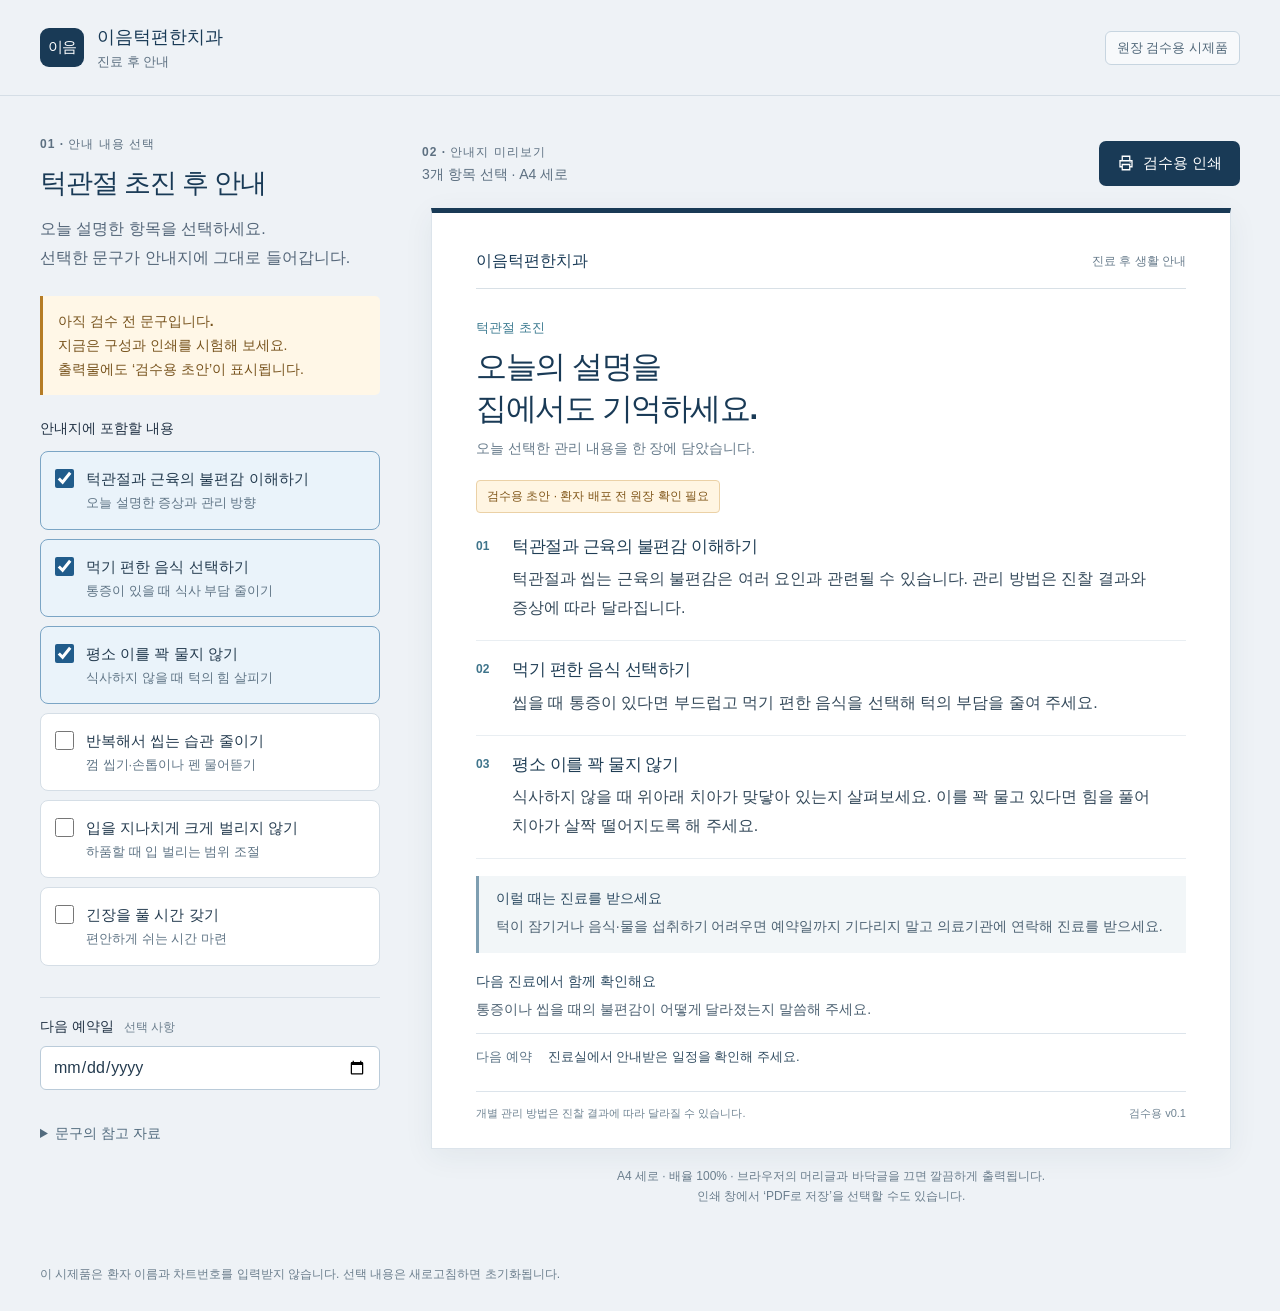
<file: guide/index.html>
<!doctype html>
<html lang="ko">
<head>
  <meta charset="utf-8">
  <meta name="viewport" content="width=device-width, initial-scale=1">
  <meta name="robots" content="noindex,nofollow">
  <meta name="description" content="이음턱편한치과 턱관절 초진 안내지 검수용 시제품">
  <title>진료 후 안내 · 이음턱편한치과</title>
  <link rel="icon" type="image/svg+xml" href="data:image/svg+xml,%3Csvg xmlns='http://www.w3.org/2000/svg' viewBox='0 0 32 32'%3E%3Crect width='32' height='32' rx='8' fill='%231d4d72'/%3E%3Cpath d='M9 8v16m7-16v16m7-16v16M9 16h14' stroke='white' stroke-width='2.5'/%3E%3C/svg%3E">
  <link rel="stylesheet" href="styles.css">
  <script src="guide-content.js" defer></script>
  <script src="app.js" defer></script>
</head>
<body>
  <header class="app-header no-print">
    <a class="brand" href="./" aria-label="안내지 처음 화면"><span class="brand-mark" aria-hidden="true">이음</span><span>이음턱편한치과<small>진료 후 안내</small></span></a>
    <span class="prototype-label">원장 검수용 시제품</span>
  </header>
  <main class="workspace">
    <section class="editor no-print" aria-labelledby="editor-title">
      <div class="section-eyebrow">01 · 안내 내용 선택</div>
      <h1 id="editor-title">턱관절 초진 후 안내</h1>
      <p class="intro">오늘 설명한 항목을 선택하세요. <br>선택한 문구가 안내지에 그대로 들어갑니다.</p>
      <div class="draft-note"><strong>아직 검수 전 문구입니다.</strong><span>지금은 구성과 인쇄를 시험해 보세요. <br>출력물에도 ‘검수용 초안’이 표시됩니다.</span></div>
      <fieldset class="options"><legend>안내지에 포함할 내용</legend><div id="guide-options"></div></fieldset>
      <div class="appointment">
        <label for="next-visit">다음 예약일 <span>선택 사항</span></label>
        <input id="next-visit" type="date">
      </div>
      <details class="source-notes"><summary>문구의 참고 자료</summary><p>공식 환자 안내를 참고해 작성한 한국어 초안입니다. 우리 치과의 확정 안내문은 아닙니다.</p><a href="https://www.nidcr.nih.gov/health-info/tmd" target="_blank" rel="noopener noreferrer">NIDCR · 턱관절장애 안내</a><a href="https://www.nhs.uk/conditions/temporomandibular-disorder-tmd/" target="_blank" rel="noopener noreferrer">NHS · 턱관절장애 자가관리</a><small>자료 확인: 2026.09.15</small></details>
    </section>
    <section class="preview" aria-labelledby="preview-title">
      <div class="preview-toolbar no-print"><div><span class="section-eyebrow">02 · 안내지 미리보기</span><p id="selection-status" role="status" aria-live="polite"></p></div><button id="print-button" type="button"><svg aria-hidden="true" viewBox="0 0 24 24" fill="none" stroke="currentColor" stroke-width="1.7"><path d="M7 8V3h10v5M7 17H4V9h16v8h-3M7 14h10v7H7z"/><path d="M17 11h1"/></svg>검수용 인쇄</button></div>
      <article class="paper" id="guide-paper">
        <header class="paper-header"><span class="paper-clinic">이음턱편한치과</span><span class="paper-series">진료 후 생활 안내</span></header>
        <div class="paper-title"><span class="paper-kicker">턱관절 초진</span><h2 id="preview-title">오늘의 설명을 <br>집에서도 기억하세요.</h2><p>오늘 선택한 관리 내용을 한 장에 담았습니다.</p></div>
        <div class="paper-draft">검수용 초안 · 환자 배포 전 원장 확인 필요</div>
        <div id="guide-sections"></div>
        <p class="empty-state" id="empty-state" hidden>왼쪽에서 안내할 항목을 선택하세요.</p>
        <aside class="contact-note"><h3>이럴 때는 진료를 받으세요</h3><p>턱이 잠기거나 음식·물을 섭취하기 어려우면 예약일까지 기다리지 말고 의료기관에 연락해 진료를 받으세요.</p></aside>
        <section class="follow-up"><h3>다음 진료에서 함께 확인해요</h3><p>통증이나 씹을 때의 불편감이 어떻게 달라졌는지 말씀해 주세요.</p><div class="next-visit-line">다음 예약 <strong id="printed-next-visit">진료실에서 안내받은 일정을 확인해 주세요.</strong></div></section>
        <footer class="paper-footer"><span>개별 관리 방법은 진찰 결과에 따라 달라질 수 있습니다.</span><span>검수용 v0.1</span></footer>
      </article>
      <p class="print-tip no-print">A4 세로 · 배율 100% · 브라우저의 머리글과 바닥글을 끄면 깔끔하게 출력됩니다.<br>인쇄 창에서 ‘PDF로 저장’을 선택할 수도 있습니다.</p>
    </section>
  </main>
  <footer class="app-footer no-print">이 시제품은 환자 이름과 차트번호를 입력받지 않습니다. 선택 내용은 새로고침하면 초기화됩니다.</footer>
</body>
</html>
</file>
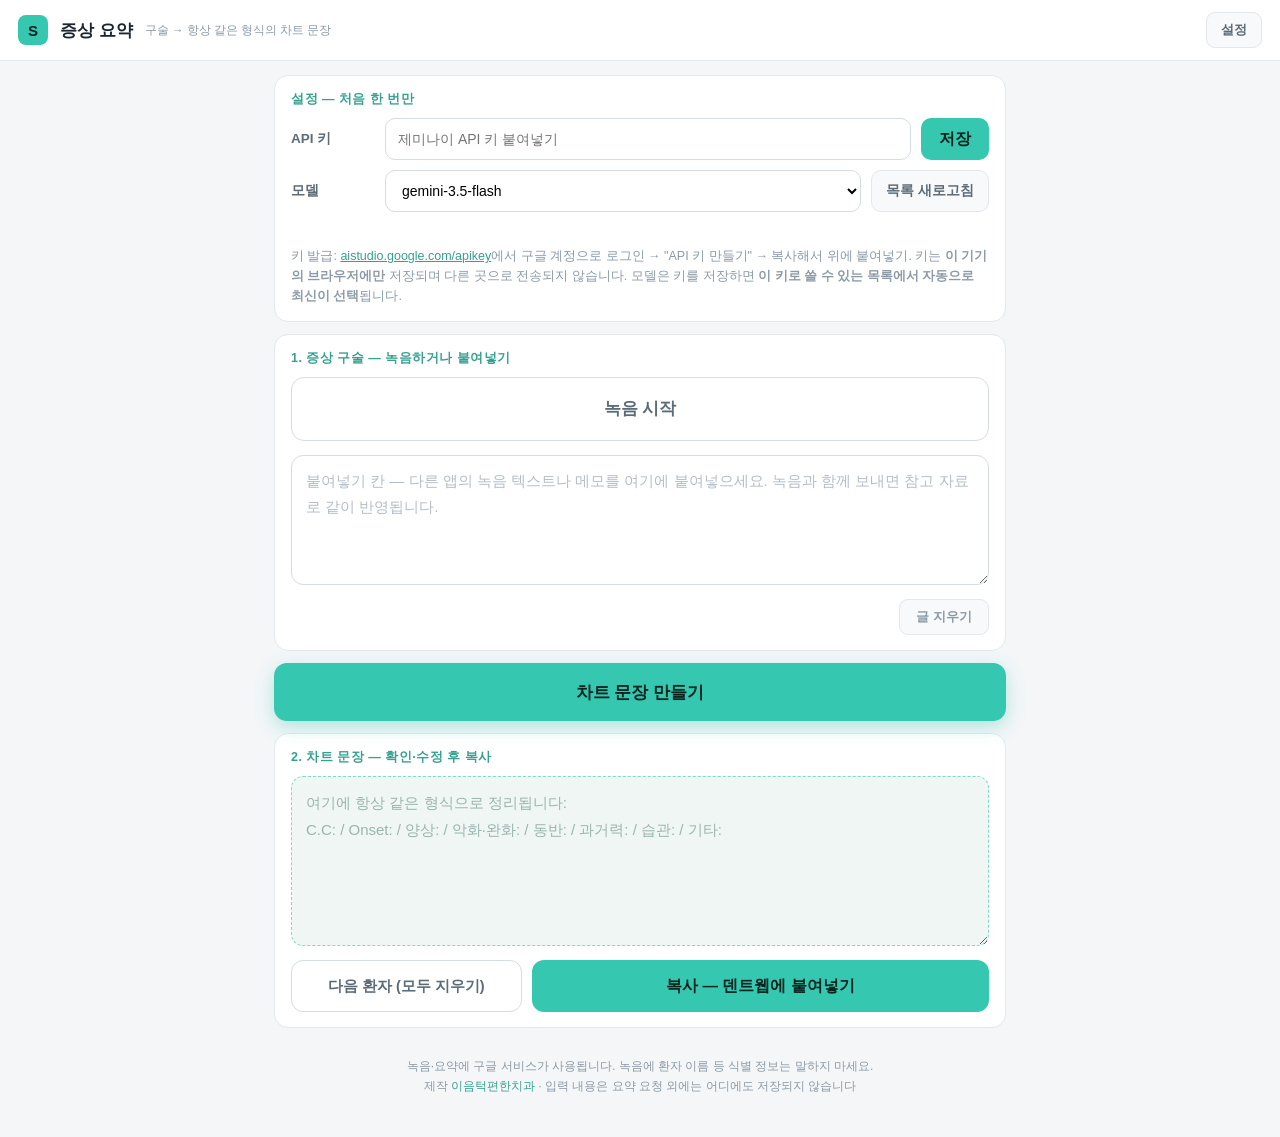
<file: sx/index.html>
<!doctype html>
<html lang="ko">
<head>
<meta charset="utf-8">
<meta name="viewport" content="width=device-width, initial-scale=1">
<meta name="robots" content="noindex, nofollow">
<meta name="description" content="진료 구술을 녹음하고, 항상 같은 형식의 차트 문장으로 요약해 덴트웹에 붙여넣는 도구.">
<title>증상 요약 — 진료 구술을 차트 문장으로</title>
<link rel="icon" type="image/svg+xml" href="/favicon.svg">
<style>
  :root {
    --bg:#F4F6F8; --card:#fff; --line:#E3E8ED; --ink:#1C262E; --sub:#5B6B77;
    --faint:#8B9AA6; --accent:#35C7B0; --accent-dark:#2AA391; --accent-ink:#06231D;
    --sec:#35A08F; --danger:#E05B4D;
  }
  * { margin:0; padding:0; box-sizing:border-box; }
  body {
    font-family:"Apple SD Gothic Neo",Pretendard,"Noto Sans KR",-apple-system,sans-serif;
    background:var(--bg); color:var(--ink); padding-bottom:40px;
  }
  button { font:inherit; color:inherit; background:none; border:0; cursor:pointer; -webkit-tap-highlight-color:transparent; }
  input, textarea { font:inherit; color:var(--ink); }

  .topbar {
    position:sticky; top:0; z-index:10; background:var(--card);
    border-bottom:1px solid var(--line); padding:12px 18px;
    display:flex; align-items:center; gap:12px;
  }
  .logo { width:30px; height:30px; border-radius:8px; background:var(--accent); display:grid; place-items:center; color:var(--accent-ink); font-weight:900; font-size:15px; flex:none; }
  .topbar h1 { font-size:17px; font-weight:800; }
  .privacy { font-size:11.5px; color:var(--faint); }
  .settings-toggle { margin-left:auto; font-size:13px; font-weight:700; color:var(--sub); border:1.5px solid var(--line); border-radius:9px; padding:8px 14px; background:#F7F9FA; }

  main { max-width:760px; margin:0 auto; padding:14px 14px 0; }
  .sec { background:var(--card); border:1px solid var(--line); border-radius:14px; padding:15px 16px; margin-bottom:12px; }
  .sec h2 { font-size:12.5px; color:var(--sec); font-weight:800; letter-spacing:.5px; margin-bottom:10px; }

  /* 설정 */
  #settings { display:none; }
  #settings.open { display:block; }
  .set-row { display:flex; align-items:center; gap:10px; margin-bottom:10px; flex-wrap:wrap; }
  .set-row label { width:84px; font-size:13.5px; font-weight:700; color:var(--sub); flex:none; }
  .set-row input, .set-row select {
    flex:1; min-width:200px; height:42px; border:1.5px solid #D5DCE3; border-radius:10px;
    background:#fff; padding:0 12px; font-size:14px;
  }
  .btn-lite { height:42px; padding:0 14px; border-radius:10px; border:1.5px solid var(--line); background:#F7F9FA; color:var(--sub); font-weight:700; font-size:13.5px; flex:none; }
  .set-msg { font-size:12.5px; color:var(--sec); min-height:18px; margin:-2px 0 8px; }
  .set-help { font-size:12.5px; color:var(--faint); line-height:1.6; }
  .set-help a { color:var(--sec); }
  .btn-save { height:42px; padding:0 18px; border-radius:10px; background:var(--accent); color:var(--accent-ink); font-weight:800; }

  /* 녹음 */
  #recBtn {
    width:100%; height:64px; border-radius:13px; border:1.5px solid #D5DCE3; background:#fff;
    font-size:16.5px; font-weight:800; color:var(--sub);
    display:flex; align-items:center; justify-content:center; gap:10px;
  }
  #recBtn.recording { background:#FDECEA; border-color:#F1B7B1; color:#B23A2E; }
  #recBtn .dot { width:13px; height:13px; border-radius:50%; background:var(--danger); display:none; flex:none; }
  #recBtn.recording .dot { display:block; animation:pulse 1s infinite; }
  @keyframes pulse { 0%,100% { opacity:1 } 50% { opacity:.25 } }

  #meter { display:none; width:100%; height:52px; margin-top:10px; }
  #meter.show { display:block; }
  .meter-hint { display:none; font-size:12.5px; color:var(--faint); text-align:center; margin-top:4px; }
  .meter-hint.show { display:block; }

  #audioChip {
    display:none; align-items:center; gap:10px; margin-top:12px;
    background:#EFF6F4; border:1.5px solid rgba(53,199,176,.55); border-radius:11px;
    padding:11px 14px; font-size:14.5px; font-weight:800; color:var(--accent-dark);
  }
  #audioChip.show { display:flex; }
  #delAudio { margin-left:auto; color:var(--danger); font-size:13px; font-weight:700; border:1.5px solid #F1B7B1; border-radius:8px; padding:7px 13px; background:#fff; flex:none; }

  #transcript {
    width:100%; min-height:130px; border:1.5px solid #D5DCE3; border-radius:12px;
    background:#fff; padding:12px 14px; font-size:15px; line-height:1.7; resize:vertical; margin-top:14px;
  }
  #transcript::placeholder { color:#B4BEC7; }
  .clear-row { display:flex; justify-content:flex-end; margin-top:10px; }
  #clearInput { font-size:13px; font-weight:700; color:var(--faint); border:1.5px solid var(--line); border-radius:9px; padding:8px 16px; background:#F7F9FA; }

  /* 상태·오류 안내: 저절로 사라지지 않고 화면에 남음 */
  #status { display:none; margin-top:12px; border-radius:11px; padding:12px 14px; font-size:14px; line-height:1.7; word-break:break-all; }
  #status.info  { display:block; background:#F0F4F8; color:var(--sub); border:1.5px solid var(--line); }
  #status.error { display:block; background:#FDECEA; color:#B23A2E; border:1.5px solid #F1B7B1; }

  #summarizeBtn {
    width:100%; height:58px; border-radius:13px; background:var(--accent); color:var(--accent-ink);
    font-size:17px; font-weight:900; box-shadow:0 6px 18px rgba(53,199,176,.35); margin-bottom:12px;
  }
  #summarizeBtn:disabled { opacity:.55; box-shadow:none; }

  #result {
    width:100%; min-height:170px; border:1.5px dashed rgba(53,199,176,.6); border-radius:12px;
    background:#EFF6F4; padding:12px 14px; font-size:15px; line-height:1.8; resize:vertical;
  }
  #result::placeholder { color:#9BB5AE; }
  .result-actions { display:flex; gap:10px; margin-top:10px; }
  #copyBtn { flex:2; height:52px; border-radius:12px; background:var(--accent); color:var(--accent-ink); font-size:15.5px; font-weight:900; }
  #resetBtn { flex:1; height:52px; border-radius:12px; border:1.5px solid #D5DCE3; background:#fff; color:var(--sub); font-size:14.5px; font-weight:800; }

  #toast {
    position:fixed; left:50%; bottom:40px; transform:translateX(-50%) translateY(16px);
    background:#1C262E; color:#fff; font-size:14.5px; font-weight:700;
    padding:12px 22px; border-radius:12px; opacity:0; pointer-events:none;
    transition:opacity .2s, transform .2s; z-index:20; white-space:nowrap;
  }
  #toast.show { opacity:1; transform:translateX(-50%) translateY(0); }

  footer.credit { text-align:center; padding:16px 14px 0; font-size:12px; color:var(--faint); line-height:1.7; }
  footer.credit a { color:var(--sec); text-decoration:none; }
</style>
</head>
<body>

<header class="topbar">
  <div class="logo">S</div>
  <h1>증상 요약</h1>
  <span class="privacy">구술 → 항상 같은 형식의 차트 문장</span>
  <button class="settings-toggle" id="settingsToggle">설정</button>
</header>

<main>

  <section class="sec" id="settings">
    <h2>설정 — 처음 한 번만</h2>
    <div class="set-row">
      <label for="apiKey">API 키</label>
      <input id="apiKey" type="password" placeholder="제미나이 API 키 붙여넣기" autocomplete="off">
      <button class="btn-save" id="saveKey">저장</button>
    </div>
    <div class="set-row">
      <label for="modelSelect">모델</label>
      <select id="modelSelect"></select>
      <button class="btn-lite" id="reloadModels">목록 새로고침</button>
    </div>
    <p class="set-msg" id="setMsg"></p>
    <p class="set-help">
      키 발급: <a href="https://aistudio.google.com/apikey" target="_blank" rel="noopener">aistudio.google.com/apikey</a>에서 구글 계정으로 로그인 → "API 키 만들기" → 복사해서 위에 붙여넣기.
      키는 <strong>이 기기의 브라우저에만</strong> 저장되며 다른 곳으로 전송되지 않습니다.
      모델은 키를 저장하면 <strong>이 키로 쓸 수 있는 목록에서 자동으로 최신이 선택</strong>됩니다.
    </p>
  </section>

  <section class="sec">
    <h2>1. 증상 구술 — 녹음하거나 붙여넣기</h2>
    <button id="recBtn"><span class="dot"></span><span id="recLabel">녹음 시작</span></button>
    <canvas id="meter"></canvas>
    <div class="meter-hint" id="meterHint">말하면 막대가 위아래로 움직입니다 — 움직이지 않으면 소리가 안 들어가는 것입니다</div>
    <div id="audioChip"><span>🎙</span><span id="audioInfo">녹음 완료</span><button id="delAudio">녹음 삭제</button></div>
    <textarea id="transcript" placeholder="붙여넣기 칸 — 다른 앱의 녹음 텍스트나 메모를 여기에 붙여넣으세요. 녹음과 함께 보내면 참고 자료로 같이 반영됩니다."></textarea>
    <div class="clear-row"><button id="clearInput">글 지우기</button></div>
    <div id="status"></div>
  </section>

  <button id="summarizeBtn">차트 문장 만들기</button>

  <section class="sec">
    <h2>2. 차트 문장 — 확인·수정 후 복사</h2>
    <textarea id="result" placeholder="여기에 항상 같은 형식으로 정리됩니다:&#10;C.C: / Onset: / 양상: / 악화·완화: / 동반: / 과거력: / 습관: / 기타:"></textarea>
    <div class="result-actions">
      <button id="resetBtn">다음 환자 (모두 지우기)</button>
      <button id="copyBtn">복사 — 덴트웹에 붙여넣기</button>
    </div>
  </section>

  <footer class="credit">
    녹음·요약에 구글 서비스가 사용됩니다. 녹음에 환자 이름 등 식별 정보는 말하지 마세요.<br>
    제작 <a href="https://eumtmj.co.kr/?utm_source=symptomnote&utm_medium=referral">이음턱편한치과</a> · 입력 내용은 요약 요청 외에는 어디에도 저장되지 않습니다
  </footer>
</main>

<div id="toast"></div>

<script>
(() => {
  'use strict';

  // ── 고정 프롬프트: 형식이 코드에 박혀 있어 매번 동일한 출력 ──
  const SYSTEM_PROMPT = [
    '너는 치과 턱관절(TMD) 진료 기록 보조 도구다. 입력은 의사가 구술한 환자 증상 설명이며, 음성 녹음이거나 텍스트이거나 둘 다일 수 있다.',
    '음성이 오면 내용을 알아듣고, 아래 형식의 차트 문장만 출력한다. 받아쓴 원문은 출력하지 않는다.',
    '',
    '규칙:',
    '- 인사말, 머리말, 맺음말, 부연 설명, 마크다운 서식(굵게, 목록 기호 등)을 절대 쓰지 않는다. 항목 줄만 출력한다.',
    '- 각 항목은 "항목명: 내용" 한 줄. 입력에 해당 내용이 없으면 그 항목 줄은 통째로 생략한다.',
    '- 내용은 간결한 의무기록체(명사형 종결)로 쓴다. 예: "우측 저작 시 이통", "3개월 전 하품 후 발생".',
    '- 입력에 있는 사실만 쓴다. 추측, 해석, 진단명 추가를 하지 않는다. 말버릇·군말은 무시한다.',
    '- 환자 이름 등 개인 식별 정보가 입력에 있으면 제외한다.',
    '',
    '형식(이 순서 그대로):',
    'C.C: 주된 호소',
    'Onset: 발병 시기와 계기',
    '양상: 통증·증상의 부위, 성격, 나타나는 상황',
    '악화/완화: 악화 요인과 완화 요인',
    '동반: 동반 증상(두통, 목·어깨, 귀 증상 등)',
    '과거력: 관련 치료 경험·병력',
    '습관: 이갈이, 이 악물기, 턱 괴기 등 관련 습관',
    '기타: 위에 넣기 어려운 나머지 언급'
  ].join('\n');

  const $ = id => document.getElementById(id);
  const toastEl = $('toast');
  let toastTimer;
  const showToast = msg => {
    toastEl.textContent = msg; toastEl.classList.add('show');
    clearTimeout(toastTimer); toastTimer = setTimeout(() => toastEl.classList.remove('show'), 2200);
  };

  // 화면에 남는 상태·오류 안내
  const statusEl = $('status');
  const showStatus = (msg, kind) => { statusEl.className = kind || 'info'; statusEl.textContent = msg; };
  const clearStatus = () => { statusEl.className = ''; statusEl.textContent = ''; };

  // ── 설정(API 키·모델): 이 기기 localStorage에만 저장 ──
  const KEY_STORE = 'symptom-note-gemini-key';
  const MODEL_STORE = 'symptom-note-gemini-model';
  const DEFAULT_MODEL = 'gemini-3.5-flash';
  const settings = $('settings');
  const modelSel = $('modelSelect');
  const setMsg = $('setMsg');

  // 종료된 구모델(2.5)이 저장돼 있으면 자동 교정
  if (/gemini-2\.5/.test(localStorage.getItem(MODEL_STORE) || '')) localStorage.setItem(MODEL_STORE, DEFAULT_MODEL);

  $('apiKey').value = localStorage.getItem(KEY_STORE) || '';
  if (!$('apiKey').value) settings.classList.add('open');   // 키 없으면 설정을 처음부터 펼침

  const storedModel = () => localStorage.getItem(MODEL_STORE) || DEFAULT_MODEL;

  function fillSelect(ids, chosen) {
    modelSel.innerHTML = '';
    ids.forEach(id => {
      const o = document.createElement('option');
      o.value = o.textContent = id;
      modelSel.appendChild(o);
    });
    if (!Array.from(modelSel.options).some(o => o.value === chosen)) {
      const o = document.createElement('option');
      o.value = o.textContent = chosen;
      modelSel.insertBefore(o, modelSel.firstChild);
    }
    modelSel.value = chosen;
  }
  fillSelect([], storedModel());

  const verOf = id => parseFloat((id.match(/gemini-(\d+(?:\.\d+)?)/) || [0, '0'])[1]) || 0;

  // 사용 가능한 목록에서 가장 최신 flash(정식판·비-lite 우선)를 고름
  function pickBest(ids) {
    let pool = ids.filter(id => /flash/.test(id) && !/(live|tts|image|audio|embedding|imagen|veo)/.test(id));
    const ga = pool.filter(id => !/(preview|exp)/.test(id));
    if (ga.length) pool = ga;
    const nonLite = pool.filter(id => !/lite/.test(id));
    if (nonLite.length) pool = nonLite;
    pool.sort((a, b) => verOf(b) - verOf(a) || a.length - b.length);
    return pool[0] || ids[0] || DEFAULT_MODEL;
  }

  async function fetchModels(key) {
    const res = await fetch('https://generativelanguage.googleapis.com/v1beta/models?pageSize=1000&key=' + encodeURIComponent(key));
    const data = await res.json().catch(() => ({}));
    if (!res.ok) throw new Error((data && data.error && data.error.message) || 'HTTP ' + res.status);
    return (data.models || [])
      .filter(m => (m.supportedGenerationMethods || []).includes('generateContent'))
      .map(m => (m.name || '').replace(/^models\//, ''))
      .filter(Boolean)
      .sort((a, b) => verOf(b) - verOf(a) || a.localeCompare(b));
  }

  // autoPick=true면 저장된 값 무시하고 최신을 다시 고름
  async function refreshModels(autoPick) {
    const key = ($('apiKey').value || '').trim() || localStorage.getItem(KEY_STORE) || '';
    if (!key) { setMsg.textContent = '먼저 API 키를 넣어 주세요.'; return false; }
    setMsg.textContent = '이 키로 쓸 수 있는 모델을 확인하는 중…';
    try {
      const ids = await fetchModels(key);
      const chosen = (!autoPick && ids.includes(storedModel())) ? storedModel() : pickBest(ids);
      fillSelect(ids, chosen);
      localStorage.setItem(MODEL_STORE, chosen);
      setMsg.textContent = '사용 가능한 모델 ' + ids.length + '개 — 「' + chosen + '」 선택됨';
      return true;
    } catch (e) {
      setMsg.textContent = '모델 목록을 불러오지 못했습니다: ' + e.message;
      return false;
    }
  }

  modelSel.addEventListener('change', () => localStorage.setItem(MODEL_STORE, modelSel.value));
  $('reloadModels').addEventListener('click', () => refreshModels(true));

  $('settingsToggle').addEventListener('click', () => settings.classList.toggle('open'));
  $('saveKey').addEventListener('click', async () => {
    localStorage.setItem(KEY_STORE, $('apiKey').value.trim());
    showToast('저장되었습니다 — 이 기기에만 보관됩니다');
    const ok = await refreshModels(false);
    if (ok) settings.classList.remove('open');
  });

  // 켤 때 키가 있으면 목록을 미리 확인 (실패해도 저장된 모델로 동작)
  if (localStorage.getItem(KEY_STORE)) refreshModels(false);

  // ── 녹음: 브라우저 내장 받아쓰기 대신 직접 녹음해 제미나이로 전송 ──
  const recBtn = $('recBtn'), recLabel = $('recLabel');
  const meter = $('meter'), meterHint = $('meterHint');
  const audioChip = $('audioChip'), audioInfo = $('audioInfo');
  let stream = null, recorder = null, chunks = [];
  let audioBlob = null, audioMime = '', audioSec = 0;
  let audioCtx = null, analyser = null, rafId = 0, timerId = 0, startedAt = 0, peak = 0;
  let stopResolve = null;

  const fmtSec = s => Math.floor(s / 60) + ':' + String(Math.floor(s % 60)).padStart(2, '0');
  const recording = () => recorder && recorder.state === 'recording';

  function pickMime() {
    if (!window.MediaRecorder || !MediaRecorder.isTypeSupported) return '';
    return ['audio/webm;codecs=opus', 'audio/webm', 'audio/mp4', 'audio/ogg;codecs=opus']
      .find(t => MediaRecorder.isTypeSupported(t)) || '';
  }

  function drawMeter() {
    const ctx = meter.getContext('2d');
    const w = meter.width = meter.offsetWidth * (window.devicePixelRatio || 1);
    const h = meter.height = meter.offsetHeight * (window.devicePixelRatio || 1);
    const data = new Uint8Array(analyser.frequencyBinCount);
    const bars = 28, gap = Math.max(2, w * 0.006), bw = (w - gap * (bars - 1)) / bars;
    const loop = () => {
      analyser.getByteFrequencyData(data);
      ctx.clearRect(0, 0, w, h);
      for (let i = 0; i < bars; i++) {
        // 낮은 주파수(목소리 대역) 쪽 구간을 골고루 사용
        const v = data[Math.floor(i * data.length / bars / 2)] / 255;
        if (v > peak) peak = v;
        const bh = Math.max(h * 0.06, v * h);
        ctx.fillStyle = v > 0.02 ? '#35C7B0' : '#D5DCE3';
        ctx.fillRect(i * (bw + gap), (h - bh) / 2, bw, bh);
      }
      rafId = requestAnimationFrame(loop);
    };
    loop();
  }

  async function startRec() {
    clearStatus();
    if (!navigator.mediaDevices || !navigator.mediaDevices.getUserMedia) {
      showStatus('이 브라우저는 녹음을 지원하지 않습니다. 크롬 또는 삼성 인터넷 최신 버전으로 열어 주세요.', 'error');
      return;
    }
    try {
      stream = await navigator.mediaDevices.getUserMedia({ audio: true });
    } catch (e) {
      if (e.name === 'NotAllowedError' || e.name === 'SecurityError') {
        showStatus('마이크 권한이 차단되어 있습니다. 주소창 옆의 자물쇠(또는 설정) 아이콘 → 권한 → 마이크를 "허용"으로 바꾼 뒤 새로고침 해주세요.', 'error');
      } else if (e.name === 'NotFoundError') {
        showStatus('마이크 장치를 찾지 못했습니다. 기기에 마이크가 있는지 확인해 주세요.', 'error');
      } else {
        showStatus('마이크를 열지 못했습니다: ' + e.name, 'error');
      }
      return;
    }
    audioMime = pickMime();
    try {
      recorder = audioMime ? new MediaRecorder(stream, { mimeType: audioMime }) : new MediaRecorder(stream);
    } catch (e) {
      stream.getTracks().forEach(t => t.stop());
      showStatus('이 브라우저에서 녹음기를 만들지 못했습니다: ' + e.name, 'error');
      return;
    }
    chunks = []; peak = 0;
    recorder.ondataavailable = e => { if (e.data && e.data.size) chunks.push(e.data); };
    recorder.onstop = finishRec;
    recorder.start();

    const AC = window.AudioContext || window.webkitAudioContext;
    if (AC) {
      audioCtx = new AC();
      if (audioCtx.state === 'suspended') audioCtx.resume();
      analyser = audioCtx.createAnalyser();
      analyser.fftSize = 256;
      audioCtx.createMediaStreamSource(stream).connect(analyser);
      meter.classList.add('show'); meterHint.classList.add('show');
      drawMeter();
    }

    startedAt = Date.now();
    recBtn.classList.add('recording');
    timerId = setInterval(() => {
      recLabel.textContent = '녹음 중 ' + fmtSec((Date.now() - startedAt) / 1000) + ' — 누르면 정지';
    }, 300);
    recLabel.textContent = '녹음 중 0:00 — 누르면 정지';
    audioChip.classList.remove('show'); audioBlob = null;
  }

  function stopRec() {
    return new Promise(resolve => {
      if (!recording()) { resolve(); return; }
      stopResolve = resolve;
      recorder.stop();
    });
  }

  function finishRec() {
    cancelAnimationFrame(rafId); clearInterval(timerId);
    meter.classList.remove('show'); meterHint.classList.remove('show');
    if (audioCtx) { audioCtx.close().catch(() => {}); audioCtx = null; }
    if (stream) { stream.getTracks().forEach(t => t.stop()); stream = null; }
    recBtn.classList.remove('recording');

    audioSec = (Date.now() - startedAt) / 1000;
    const base = (audioMime || 'audio/webm').split(';')[0];
    audioBlob = chunks.length ? new Blob(chunks, { type: base }) : null;
    audioMime = base;

    if (!audioBlob || audioBlob.size < 1000 || audioSec < 1) {
      audioBlob = null;
      recLabel.textContent = '녹음 시작';
      showStatus('녹음이 너무 짧거나 소리가 담기지 않았습니다. 다시 시도해 주세요.', 'error');
    } else {
      audioInfo.textContent = '녹음 완료 · ' + fmtSec(audioSec) + (peak < 0.03 ? ' — 소리가 거의 감지되지 않았습니다. 확인해 주세요' : '');
      audioChip.classList.add('show');
      recLabel.textContent = '다시 녹음 (기존 녹음 대체)';
      if (peak < 0.03) showStatus('녹음은 됐지만 소리가 거의 감지되지 않았습니다. 마이크 위치를 확인하고 다시 녹음해 보세요.', 'error');
      else showStatus('녹음이 담겼습니다. 아래 "차트 문장 만들기"를 누르면 정리됩니다.', 'info');
    }
    if (stopResolve) { stopResolve(); stopResolve = null; }
  }

  recBtn.addEventListener('click', () => { recording() ? stopRec() : startRec(); });

  $('delAudio').addEventListener('click', () => {
    audioBlob = null; audioChip.classList.remove('show');
    recLabel.textContent = '녹음 시작'; clearStatus();
  });

  $('clearInput').addEventListener('click', () => { $('transcript').value = ''; });

  // ── 요약: 녹음(있으면)과 텍스트를 제미나이에 함께 전송 ──
  const blobToBase64 = blob => new Promise((resolve, reject) => {
    const r = new FileReader();
    r.onload = () => resolve(String(r.result).split(',')[1]);
    r.onerror = reject;
    r.readAsDataURL(blob);
  });

  async function summarize() {
    if (recording()) await stopRec();           // 녹음 중이면 자동 정지 후 진행
    const text = $('transcript').value.trim();
    if (!audioBlob && !text) {
      showStatus('먼저 녹음을 하거나, 붙여넣기 칸에 증상 내용을 넣어 주세요.', 'error');
      return;
    }
    const key = localStorage.getItem(KEY_STORE);
    if (!key) {
      settings.classList.add('open');
      showStatus('설정에서 API 키를 먼저 저장해 주세요. (화면 위 "설정" 칸)', 'error');
      return;
    }
    const model = storedModel();

    clearStatus();
    const btn = $('summarizeBtn');
    btn.disabled = true;
    btn.textContent = audioBlob ? '정리하는 중… (음성 알아듣는 중)' : '정리하는 중…';
    try {
      const parts = [];
      if (audioBlob) parts.push({ inline_data: { mime_type: audioMime, data: await blobToBase64(audioBlob) } });
      if (text) parts.push({ text: (audioBlob ? '추가 메모(함께 반영): ' : '') + text });

      const res = await fetch(
        `https://generativelanguage.googleapis.com/v1beta/models/${encodeURIComponent(model)}:generateContent?key=${encodeURIComponent(key)}`,
        {
          method: 'POST',
          headers: { 'Content-Type': 'application/json' },
          body: JSON.stringify({
            systemInstruction: { parts: [{ text: SYSTEM_PROMPT }] },
            contents: [{ role: 'user', parts }],
            generationConfig: { temperature: 0.2, maxOutputTokens: 8000 }
          })
        }
      );
      const data = await res.json().catch(() => ({}));
      if (!res.ok) {
        const m = (data && data.error && data.error.message) || ('HTTP ' + res.status);
        // 모델이 종료·변경된 경우: 사용 가능한 목록을 다시 불러와 자동 교체
        if (res.status === 404 || /not found|not supported/i.test(m)) {
          showStatus('모델 「' + model + '」을 이 키로 쓸 수 없게 되었습니다. 쓸 수 있는 모델을 다시 찾는 중…', 'error');
          const ok = await refreshModels(true);
          if (ok) showStatus('모델을 「' + storedModel() + '」(으)로 바꿨습니다. "차트 문장 만들기"를 다시 눌러 주세요.', 'info');
          else settings.classList.add('open');
          return;
        }
        showStatus('요약 실패: ' + m + (res.status === 400 || res.status === 403 ? ' — 설정의 API 키를 확인해 주세요.' : ''), 'error');
        return;
      }
      const out = ((data.candidates && data.candidates[0] && data.candidates[0].content && data.candidates[0].content.parts) || [])
        .map(p => p.text || '').join('').trim();
      if (!out) { showStatus('응답이 비어 있습니다. 다시 시도해 주세요.', 'error'); return; }
      $('result').value = out;
      showStatus('정리되었습니다. 아래 내용을 확인·수정한 뒤 복사하세요.', 'info');
      $('result').scrollIntoView({ behavior: 'smooth', block: 'center' });
    } catch (e) {
      showStatus('네트워크 오류: ' + e.message + ' — 인터넷 연결을 확인해 주세요.', 'error');
    } finally {
      btn.disabled = false; btn.textContent = '차트 문장 만들기';
    }
  }
  $('summarizeBtn').addEventListener('click', summarize);

  // ── 복사·초기화 ──
  $('copyBtn').addEventListener('click', async () => {
    const t = $('result').value.trim();
    if (!t) { showToast('복사할 내용이 없습니다'); return; }
    try {
      await navigator.clipboard.writeText(t);
    } catch (_) {
      $('result').select(); document.execCommand('copy');
      window.getSelection() && window.getSelection().removeAllRanges();
    }
    showToast('복사되었습니다 — 덴트웹에 붙여넣으세요');
  });

  $('resetBtn').addEventListener('click', async () => {
    if (!confirm('입력·녹음·결과를 모두 지우고 다음 환자를 시작할까요?')) return;
    if (recording()) await stopRec();
    audioBlob = null; audioChip.classList.remove('show');
    recLabel.textContent = '녹음 시작';
    $('transcript').value = ''; $('result').value = ''; clearStatus();
    window.scrollTo({ top: 0 });
    showToast('초기화되었습니다');
  });
})();
</script>
</body>
</html>
</file>
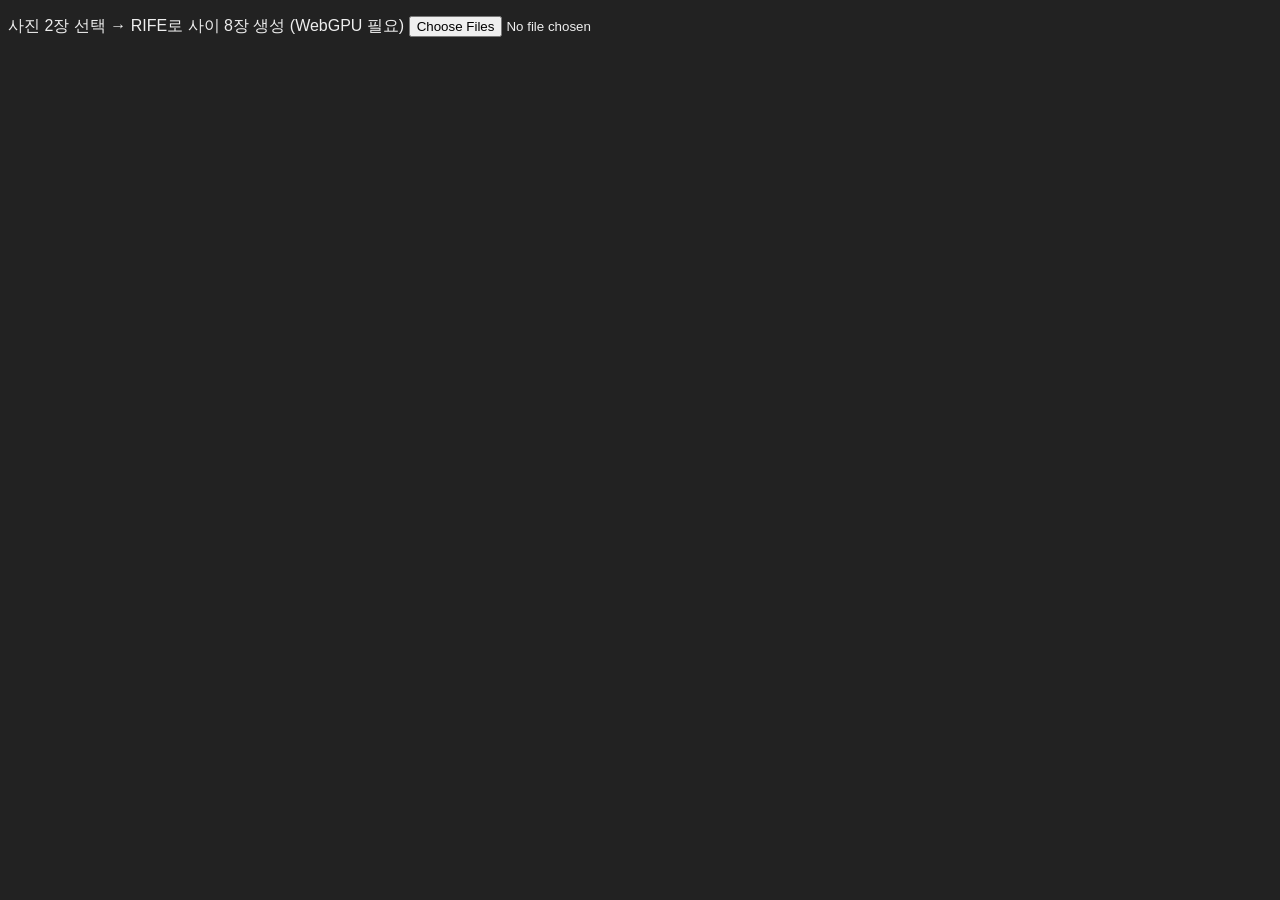
<file: motion/test/browser.html>
<!doctype html><html lang="ko"><meta charset="utf-8"><title>motion 부품 확인</title>
<body style="font-family:sans-serif;background:#222;color:#eee">
<p>사진 2장 선택 → RIFE로 사이 8장 생성 (WebGPU 필요) <input type="file" id="f" multiple accept="image/*"></p>
<pre id="log"></pre><div id="out" style="display:flex;flex-wrap:wrap;gap:4px"></div>
<script type="module">
import * as ort from '../../vendor/ort/ort.webgpu.min.mjs';
import { loadFiles } from '../js/load.js';
import { Rife, transition, imageToCHW, chwToImage } from '../js/interp.js';
ort.env.wasm.wasmPaths = '../../vendor/ort/';
const log = m => document.getElementById('log').textContent += m + '\n';
document.getElementById('f').onchange = async e => {
  const { items } = await loadFiles([...e.target.files].slice(0, 2), 640);
  const w = items[0].image.width, h = items[0].image.height;
  const t0 = performance.now(); const rife = await Rife.create(ort, '../models/rife_fp32.onnx');
  log(`모델 ${rife ? '준비' : '없음(단순 겹치기)'} ${Math.round(performance.now() - t0)}ms, ${w}x${h}`);
  const t1 = performance.now(); let n = 0;
  await transition(imageToCHW(items[0].image), imageToCHW(items[1].image), w, h, 8, 3, rife, async chw => {
    const c = document.createElement('canvas'); c.width = w; c.height = h; c.getContext('2d').putImageData(chwToImage(chw, w, h), 0, 0); c.style.width = '300px'; document.getElementById('out').appendChild(c); n++;
  }, () => false);
  log(`${n}장 ${Math.round(performance.now() - t1)}ms`);
};
import * as Mp4Muxer from '../../vendor/mp4-muxer.mjs';
import { Mp4Encoder, drawLabel } from '../js/encode.js';
window.testEncode = async () => {
  const w = 640, h = 480, c = document.createElement('canvas'); c.width = w; c.height = h; const ctx = c.getContext('2d');
  const enc = await Mp4Encoder.create(Mp4Muxer, w, h, 30);
  for (let i = 0; i < 60; i++) { ctx.fillStyle = `hsl(${i * 6},60%,50%)`; ctx.fillRect(0, 0, w, h); drawLabel(ctx, `${i}개월`, w); await enc.addFrame(c, i); }
  const blob = await enc.finish(); const a = document.createElement('a'); a.href = URL.createObjectURL(blob); a.download = 'test.mp4'; a.textContent = `MP4 ${blob.size} bytes 내려받기`; document.body.appendChild(a);
  const v = document.createElement('video'); v.src = a.href; v.controls = true; document.body.appendChild(v); log('encode ok ' + blob.size);
};
</script></body></html>
</file>
<file: guide/styles.css>
:root{font-family:-apple-system,BlinkMacSystemFont,"Apple SD Gothic Neo","Malgun Gothic",sans-serif;color:#213244;background:#eef2f6;font-synthesis:none;color-scheme:light;--ink:#193a56;--blue:#215c8b;--border:#d5dee6}
*{box-sizing:border-box}body{margin:0}button,input{font:inherit}button,a,input,summary{-webkit-tap-highlight-color:transparent}button:focus-visible,input:focus-visible,a:focus-visible,summary:focus-visible{outline:3px solid #147eb9;outline-offset:4px}button{cursor:pointer}a{color:var(--blue)}
.app-header{max-width:1440px;margin:auto;min-height:96px;padding:22px 40px;display:flex;align-items:center;justify-content:space-between;gap:16px;border-bottom:1px solid var(--border)}.brand{display:flex;align-items:center;gap:13px;text-decoration:none;color:var(--ink);font-size:18px;font-weight:700}.brand small{display:block;margin-top:4px;font-size:13px;font-weight:400;color:#5d7081}.brand-mark{background:var(--ink);color:white;padding:10px 8px;border-radius:9px;font-size:15px;letter-spacing:-1px}.prototype-label{border:1px solid #c7d5e0;border-radius:6px;padding:7px 11px;font-size:13px;color:#506779;background:#f7f9fb}
.workspace{max-width:1400px;margin:0 auto;display:grid;grid-template-columns:340px minmax(0,1fr);gap:42px;padding:40px}.section-eyebrow{font-size:12px;font-weight:700;color:#5d7081;letter-spacing:1px}.editor h1{margin:12px 0 14px;font-size:27px;letter-spacing:-1.2px;color:var(--ink);line-height:1.35}.intro{font-size:16px;color:#546679;line-height:1.8;margin:0 0 23px}.draft-note{background:#fff7e7;border-left:3px solid #b57c25;border-radius:0 5px 5px 0;padding:14px 15px;margin-bottom:25px;color:#77531d;font-size:14px;line-height:1.7}.draft-note strong,.draft-note span{display:block}.options{margin:0;padding:0;border:0;min-width:0}.options legend{padding:0;margin-bottom:13px;font-size:14px;font-weight:700}.option{display:flex;align-items:flex-start;gap:12px;background:#fff;border:1px solid var(--border);border-radius:8px;padding:16px 14px;cursor:pointer;margin-bottom:9px;transition:background .15s,border-color .15s}.option:has(input:checked){background:#eaf3fa;border-color:#7ba5c5}.option input{width:19px;height:19px;flex:0 0 19px;margin:1px 0 0;accent-color:var(--blue)}.option-title{display:block;color:#243b4f;font-size:15px;line-height:1.4;font-weight:600}.option-hint{display:block;margin-top:5px;color:#607586;font-size:13px;line-height:1.4}.appointment{border-top:1px solid var(--border);margin-top:22px;padding-top:20px}.appointment label{display:block;font-size:14px;font-weight:600;margin-bottom:10px}.appointment label span{font-size:12px;font-weight:400;color:#6b7e8d;margin-left:6px}.appointment input{width:100%;height:44px;background:#fff;border:1px solid #bacbd9;border-radius:6px;color:#243b4f;padding:9px 12px;min-width:0;font-size:16px}.source-notes{margin-top:24px;color:#526b7e;font-size:13px;line-height:1.7}.source-notes summary{cursor:pointer;padding:8px 0;font-size:14px}.source-notes a,.source-notes small{display:block;margin:7px 0}.source-notes p{margin:8px 0}
.preview{min-width:0}.preview-toolbar{display:flex;justify-content:space-between;align-items:center;gap:16px;margin-bottom:18px;min-height:54px}.preview-toolbar p{margin:5px 0 0;color:#5d7081;font-size:14px}.preview-toolbar button{display:inline-flex;align-items:center;justify-content:center;gap:8px;border:0;background:var(--ink);color:white;border-radius:7px;padding:13px 18px;font-size:15px;white-space:nowrap}.preview-toolbar button:hover{background:#285778}.preview-toolbar button:disabled{background:#8c9baa;cursor:default}.preview-toolbar svg{width:18px;height:18px}.paper{background:white;max-width:800px;margin:auto;padding:38px 44px 25px;box-shadow:0 7px 28px #193a5610;border:1px solid #dce4eb;border-top:5px solid var(--ink)}.paper-header{display:flex;justify-content:space-between;align-items:center;border-bottom:1px solid #d8e0e6;padding-bottom:16px;gap:10px}.paper-clinic{font-size:16px;color:var(--ink);font-weight:700}.paper-series{font-size:12px;color:#687c8c}.paper-title{margin:29px 0 22px}.paper-kicker{font-size:13px;color:#3d7b91;font-weight:600}.paper-title h2{font-size:31px;line-height:1.35;letter-spacing:-1.4px;font-weight:700;color:var(--ink);margin:9px 0 10px}.paper-title>p{font-size:14px;color:#687c8c;margin:0}.paper-draft{display:inline-block;background:#fff5e2;color:#805619;border:1px solid #ebd1a6;padding:7px 10px;border-radius:4px;font-size:12px;margin-bottom:22px}.guide-section{display:grid;grid-template-columns:24px minmax(0,1fr);gap:12px;padding:0 0 17px;margin-bottom:17px;border-bottom:1px solid #e9eef2;break-inside:avoid}.guide-number{font-size:12px;color:#3f748b;font-weight:700;padding-top:4px;font-variant-numeric:tabular-nums}.guide-section h3{margin:0 0 7px;color:#203e55;font-size:17px;line-height:1.4;font-weight:700;letter-spacing:-.4px}.guide-section p{margin:0;font-size:16px;line-height:1.8;color:#354a5b;word-break:keep-all;overflow-wrap:anywhere}.contact-note{border-left:3px solid #7e9eb1;background:#f2f6f8;padding:14px 17px;margin-top:5px;break-inside:avoid}.contact-note h3,.follow-up h3{font-size:14px;margin:0 0 6px;color:#2e4c63}.contact-note p,.follow-up p{font-size:14px;line-height:1.75;margin:0;color:#4c6172;word-break:keep-all;overflow-wrap:anywhere}.follow-up{margin-top:20px;break-inside:avoid}.next-visit-line{margin-top:12px;display:flex;gap:16px;border-top:1px solid #dce4eb;padding-top:12px;color:#5c7486;font-size:13px;line-height:1.7}.next-visit-line strong{font-weight:500;color:#344f63}.paper-footer{margin-top:23px;padding-top:13px;border-top:1px solid #dce4eb;display:flex;justify-content:space-between;gap:10px;font-size:11px;color:#708493;line-height:1.6}.print-tip{font-size:12px;line-height:1.7;text-align:center;color:#6b7e8d;margin:17px 0}.empty-state{padding:30px 12px;color:#718595;font-size:16px;text-align:center;border:1px dashed #b7c8d4;margin:0 0 24px}.app-footer{max-width:1320px;margin:0 auto;padding:0 40px 27px;color:#6b7e8d;font-size:12px;line-height:1.7} [hidden]{display:none!important}
@media(min-width:1500px){.workspace{gap:65px;grid-template-columns:365px minmax(0,1fr)}}
@media(max-width:1040px){.workspace{padding:28px 24px;grid-template-columns:290px minmax(0,1fr);gap:25px}.app-header{padding:20px 24px}.paper{padding:28px}.paper-title h2{font-size:27px}.guide-section{gap:8px}.guide-section h3{font-size:16px}.app-footer{padding-left:24px;padding-right:24px}}
@media(max-width:760px){.workspace{grid-template-columns:1fr;padding:24px 18px;gap:30px}.app-header{min-height:80px;padding:16px 18px}.brand{font-size:16px}.prototype-label{font-size:11px;padding:6px}.editor h1{font-size:25px}.intro br{display:none}.draft-note span br{display:none}.draft-note{margin-bottom:20px}.option{padding:14px}.paper{padding:25px 22px 20px}.paper-title h2{font-size:28px}.paper-title>p{font-size:13px}.paper-clinic{font-size:14px}.paper-series{font-size:11px}.guide-section p{font-size:16px}.paper-footer{flex-direction:column;gap:4px}.print-tip{text-align:left}.app-footer{padding:0 18px 25px}.next-visit-line{flex-wrap:wrap;gap:4px 16px}}
@media print{@page{size:A4 portrait;margin:12mm}html,body{background:#fff;margin:0;padding:0;font-size:11pt;-webkit-print-color-adjust:exact;print-color-adjust:exact}.no-print{display:none!important}.workspace{display:block;max-width:none;margin:0;padding:0}.preview{display:block}.paper{max-width:none;width:100%;margin:0;padding:0;border:0;box-shadow:none}.paper-header{padding-bottom:3mm;border-top:1.3mm solid #193a56;padding-top:4mm}.paper-clinic{font-size:12pt}.paper-series{font-size:9pt}.paper-title{margin:5mm 0 3mm}.paper-kicker{font-size:9pt}.paper-title h2{font-size:23pt;line-height:1.25;margin:2mm 0}.paper-title h2 br{display:none}.paper-title>p{font-size:10pt}.paper-draft{font-size:9pt;padding:1.5mm 2.5mm;margin-bottom:4mm}.guide-section{grid-template-columns:6mm minmax(0,1fr);gap:2mm;padding-bottom:3mm;margin-bottom:3mm}.guide-number{font-size:9pt;padding-top:.5mm}.guide-section h3{font-size:12pt;margin-bottom:1.5mm}.guide-section p{font-size:11pt;line-height:1.65}.contact-note{padding:3mm 4mm;margin-top:2mm}.contact-note h3,.follow-up h3{font-size:10.5pt}.contact-note p,.follow-up p{font-size:10pt;line-height:1.6}.follow-up{margin-top:4mm}.next-visit-line{font-size:10pt;padding-top:2mm;margin-top:2mm;flex-wrap:nowrap}.paper-footer{font-size:8pt;margin-top:4mm;padding-top:2mm;flex-direction:row;gap:4mm}.empty-state{font-size:11pt}}
@media print{:root{background:#fff}.paper-title h2 br{display:initial}}
</file>
